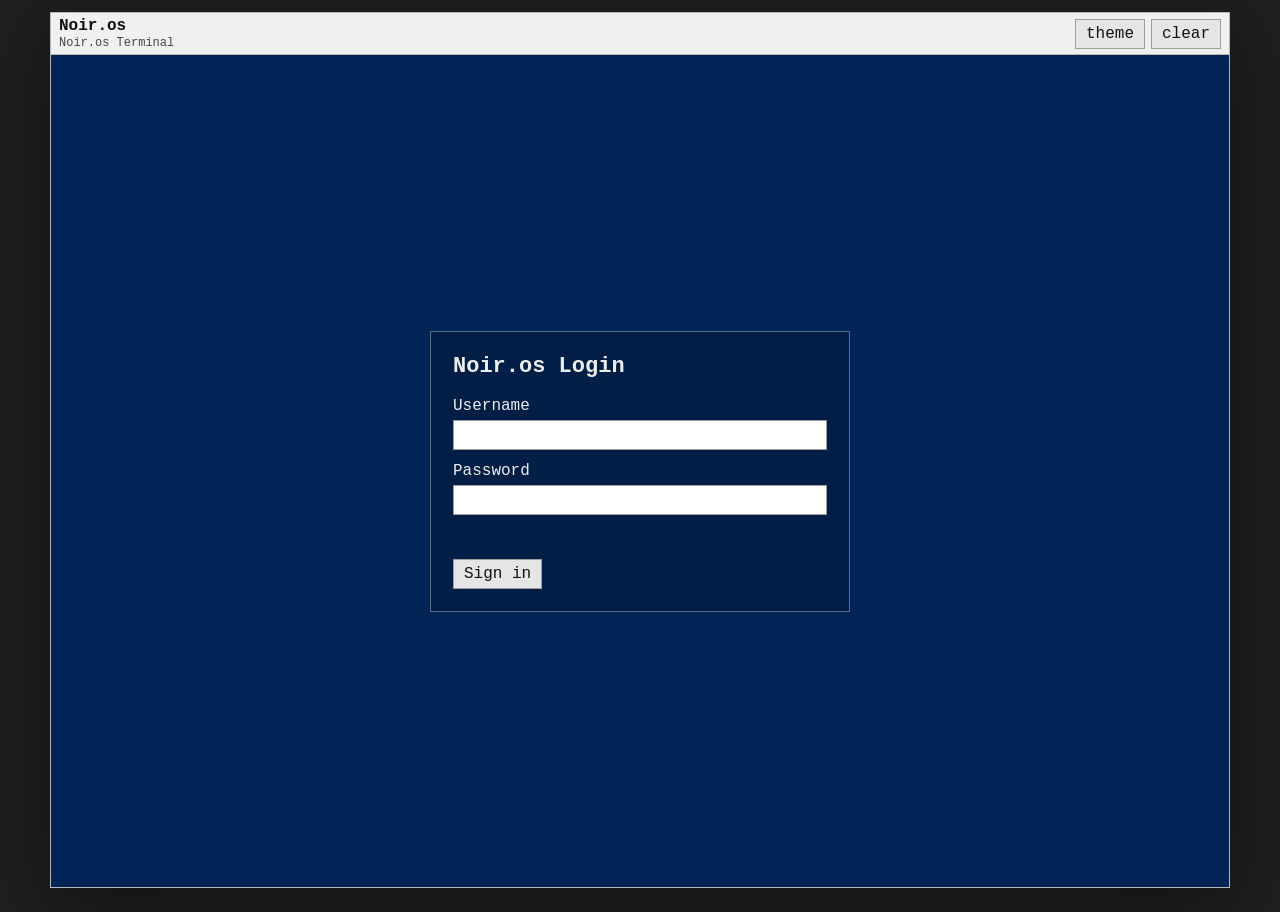
<file: Terminal.html>
<!doctype html>
<html lang="en">
  <head>
    <meta charset="utf-8">
    <meta name="viewport" content="width=device-width, initial-scale=1">
    <title>Noir.os Terminal</title>
    <link rel="stylesheet" href="styles.css">
  </head>
  <body>
    <main class="terminal-shell">
      <header class="topbar">
        <div>
          <strong>Noir.os</strong>
          <span>Noir.os Terminal</span>
        </div>
        <nav>
          <button id="themeButton" type="button">theme</button>
          <button id="clearButton" type="button">clear</button>
        </nav>
      </header>

      <section class="login-panel" id="loginPanel" aria-label="Noir.os login">
        <form class="login-card" id="loginForm" autocomplete="off">
          <h1>Noir.os Login</h1>
          <label>
            Username
            <input id="usernameInput" name="username" spellcheck="false" autofocus>
          </label>
          <label>
            Password
            <input id="passwordInput" name="password" type="password">
          </label>
          <p class="login-error" id="loginError" role="alert"></p>
          <button type="submit">Sign in</button>
        </form>
      </section>

      <section class="terminal is-hidden" id="terminal" aria-label="Terminal Noir.os">
        <div class="output" id="output"></div>
        <form class="prompt-line" id="promptForm" autocomplete="off">
          <span class="prompt" id="prompt">PS Noir:\Users\Noir&gt;</span>
          <input id="commandInput" spellcheck="false">
        </form>
      </section>
    </main>

    <script src="commands.js"></script>
    <script src="terminal.js"></script>
  </body>
</html>
</file>
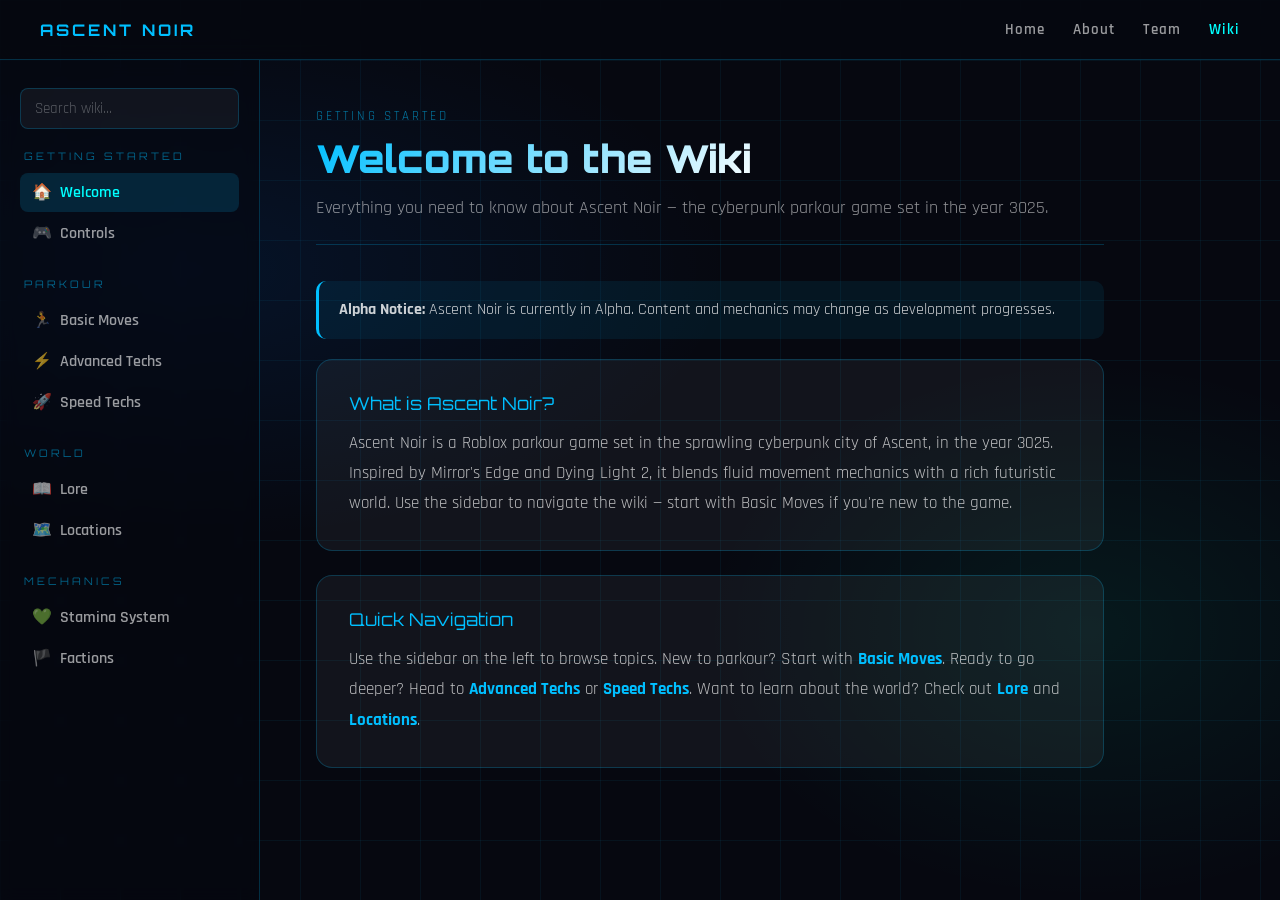
<file: wiki.html>
<!DOCTYPE html>
<html lang="en">
<head>
  <link rel="icon" type="image/x-icon" href="image.png">
  <meta charset="UTF-8">
  <meta name="viewport" content="width=device-width, initial-scale=1.0">
  <title>Ascent Noir — Wiki</title>
  <link rel="preconnect" href="https://fonts.googleapis.com">
  <link rel="preconnect" href="https://fonts.gstatic.com" crossorigin>
  <link href="https://fonts.googleapis.com/css2?family=Orbitron:wght@700;900&family=Rajdhani:wght@400;600&display=swap" rel="stylesheet">
  <style>
    *, *::before, *::after { margin: 0; padding: 0; box-sizing: border-box; }

    :root {
      --blue: #00bfff;
      --cyan: #00ffff;
      --dark: #060810;
      --glass: rgba(255,255,255,0.05);
      --border: rgba(0,191,255,0.22);
      --sidebar-w: 260px;
    }

    html { scroll-behavior: smooth; }

    body {
      font-family: 'Rajdhani', sans-serif;
      background: var(--dark);
      color: #fff;
      overflow-x: hidden;
    }

    .bg-layer {
      position: fixed; inset: 0; z-index: 0;
      background:
        radial-gradient(ellipse 70% 50% at 15% 30%, rgba(0,120,255,0.1) 0%, transparent 60%),
        radial-gradient(ellipse 50% 50% at 85% 70%, rgba(0,255,200,0.07) 0%, transparent 60%),
        var(--dark);
      pointer-events: none;
    }

    .bg-grid {
      position: fixed; inset: 0; z-index: 0;
      background-image:
        linear-gradient(rgba(0,191,255,0.06) 1px, transparent 1px),
        linear-gradient(90deg, rgba(0,191,255,0.06) 1px, transparent 1px);
      background-size: 60px 60px;
      pointer-events: none;
    }

    /* ── NAV ── */
    nav {
      position: fixed; top: 0; left: 0; right: 0;
      z-index: 200;
      display: flex; align-items: center; justify-content: space-between;
      padding: 16px 40px;
      background: rgba(6,8,16,0.9);
      backdrop-filter: blur(12px);
      border-bottom: 1px solid var(--border);
      height: 60px;
    }

    .nav-logo {
      font-family: 'Orbitron', monospace;
      font-size: 1rem; font-weight: 700;
      color: var(--blue); text-decoration: none;
      letter-spacing: 3px;
    }

    .nav-links { display: flex; gap: 28px; list-style: none; }

    .nav-links a {
      color: rgba(255,255,255,0.6);
      text-decoration: none; font-size: 0.95rem; font-weight: 600;
      letter-spacing: 1px; transition: color 0.2s;
    }

    .nav-links a:hover, .nav-links a.active { color: var(--cyan); }

    /* ── LAYOUT ── */
    .wiki-layout {
      position: relative; z-index: 1;
      display: flex;
      min-height: 100vh;
      padding-top: 60px;
    }

    /* ── SIDEBAR ── */
    .sidebar {
      width: var(--sidebar-w);
      flex-shrink: 0;
      position: sticky;
      top: 60px;
      height: calc(100vh - 60px);
      overflow-y: auto;
      padding: 28px 0;
      border-right: 1px solid var(--border);
      background: rgba(6,8,16,0.6);
      backdrop-filter: blur(8px);
    }

    .sidebar::-webkit-scrollbar { width: 4px; }
    .sidebar::-webkit-scrollbar-thumb { background: var(--border); border-radius: 4px; }

    .sidebar-section {
      margin-bottom: 24px;
      padding: 0 20px;
    }

    .sidebar-label {
      font-family: 'Orbitron', monospace;
      font-size: 0.65rem;
      letter-spacing: 3px;
      color: rgba(0,191,255,0.5);
      text-transform: uppercase;
      margin-bottom: 10px;
      padding-left: 4px;
    }

    .sidebar-link {
      display: flex;
      align-items: center;
      gap: 10px;
      padding: 9px 12px;
      border-radius: 8px;
      color: rgba(255,255,255,0.6);
      text-decoration: none;
      font-size: 1rem;
      font-weight: 600;
      transition: background 0.2s, color 0.2s;
      margin-bottom: 2px;
    }

    .sidebar-link:hover { background: rgba(0,191,255,0.08); color: #fff; }
    .sidebar-link.active { background: rgba(0,191,255,0.15); color: var(--cyan); }

    .sidebar-icon { font-size: 1rem; width: 18px; text-align: center; }

    /* ── MAIN CONTENT ── */
    .wiki-main {
      flex: 1;
      min-width: 0;
      padding: 48px 56px;
      max-width: 900px;
    }

    /* ── WIKI PAGE (shown/hidden) ── */
    .wiki-page { display: none; }
    .wiki-page.active { display: block; }

    /* ── PAGE HEADER ── */
    .page-header {
      margin-bottom: 36px;
      padding-bottom: 20px;
      border-bottom: 1px solid var(--border);
    }

    .page-category {
      font-size: 0.8rem;
      letter-spacing: 3px;
      color: rgba(0,191,255,0.6);
      text-transform: uppercase;
      margin-bottom: 10px;
    }

    .page-title {
      font-family: 'Orbitron', monospace;
      font-size: clamp(1.6rem, 4vw, 2.4rem);
      font-weight: 900;
      background: linear-gradient(135deg, var(--blue) 0%, #fff 60%, var(--cyan) 100%);
      -webkit-background-clip: text;
      -webkit-text-fill-color: transparent;
      background-clip: text;
      margin-bottom: 12px;
    }

    .page-desc {
      font-size: 1.1rem;
      color: rgba(255,255,255,0.55);
      line-height: 1.7;
    }

    /* ── ENTRY CARDS (for moves, techs, etc.) ── */
    /* ================================================================
       HOW TO ADD A NEW ENTRY CARD:

       Copy this block inside the relevant <div class="wiki-page">:

       <div class="entry-card">
         <div class="entry-header">
           <div class="entry-icon">🏃</div>
           <div>
             <div class="entry-name">Move Name</div>
             <div class="entry-tags">
               <span class="tag tag-blue">Category</span>
               <span class="tag tag-cyan">Difficulty</span>
             </div>
           </div>
         </div>
         <p class="entry-desc">Description of the move or mechanic.</p>
         <div class="entry-image-wrap">
           <img src="YOUR_IMAGE.png" alt="Move Name" class="entry-image">
         </div>
         <div class="entry-steps">
           <div class="step"><span class="step-num">1</span> First input or tip</div>
           <div class="step"><span class="step-num">2</span> Second input or tip</div>
         </div>
       </div>

       ================================================================ */

    .entry-grid {
      display: grid;
      grid-template-columns: repeat(auto-fill, minmax(320px, 1fr));
      gap: 20px;
      margin-top: 8px;
    }

    .entry-card {
      background: var(--glass);
      border: 1px solid var(--border);
      border-radius: 16px;
      padding: 24px;
      transition: border-color 0.25s, transform 0.25s, box-shadow 0.25s;
    }

    .entry-card:hover {
      border-color: var(--cyan);
      transform: translateY(-4px);
      box-shadow: 0 16px 32px rgba(0,191,255,0.15);
    }

    .entry-header {
      display: flex;
      align-items: flex-start;
      gap: 16px;
      margin-bottom: 14px;
    }

    .entry-icon {
      font-size: 2rem;
      width: 48px; height: 48px;
      background: rgba(0,191,255,0.1);
      border: 1px solid var(--border);
      border-radius: 10px;
      display: flex; align-items: center; justify-content: center;
      flex-shrink: 0;
    }

    .entry-name {
      font-family: 'Orbitron', monospace;
      font-size: 1rem;
      color: var(--blue);
      margin-bottom: 6px;
    }

    .entry-tags { display: flex; flex-wrap: wrap; gap: 6px; }

    .tag {
      font-size: 0.72rem;
      font-weight: 600;
      letter-spacing: 1px;
      padding: 3px 10px;
      border-radius: 20px;
      text-transform: uppercase;
    }

    .tag-blue  { background: rgba(0,191,255,0.15); color: var(--blue); border: 1px solid rgba(0,191,255,0.3); }
    .tag-cyan  { background: rgba(0,255,255,0.1);  color: var(--cyan); border: 1px solid rgba(0,255,255,0.25); }
    .tag-green { background: rgba(0,255,140,0.1);  color: #00ff8c;     border: 1px solid rgba(0,255,140,0.25); }
    .tag-red   { background: rgba(255,80,80,0.1);  color: #ff6060;     border: 1px solid rgba(255,80,80,0.25); }
    .tag-amber { background: rgba(255,180,0,0.1);  color: #ffb800;     border: 1px solid rgba(255,180,0,0.25); }

    .entry-desc {
      font-size: 1rem;
      line-height: 1.7;
      color: rgba(255,255,255,0.7);
      margin-bottom: 14px;
    }

    /* ── ENTRY IMAGE ── */
    /* ================================================================
       To add an image to any entry card, add inside .entry-card:

       <div class="entry-image-wrap">
         <img src="path/to/image.png" alt="Description" class="entry-image">
       </div>

       To show a GIF instead just use a .gif file path.
       ================================================================ */

    .entry-image-wrap {
      margin-bottom: 14px;
      border-radius: 10px;
      overflow: hidden;
      border: 1px solid var(--border);
    }

    .entry-image {
      width: 100%;
      display: block;
      object-fit: cover;
      max-height: 220px;
    }

    /* ── STEPS LIST ── */
    .entry-steps { display: flex; flex-direction: column; gap: 8px; }

    .step {
      display: flex;
      align-items: flex-start;
      gap: 12px;
      font-size: 0.95rem;
      color: rgba(255,255,255,0.7);
      line-height: 1.5;
    }

    .step-num {
      min-width: 24px; height: 24px;
      background: rgba(0,191,255,0.2);
      border: 1px solid var(--border);
      border-radius: 50%;
      display: flex; align-items: center; justify-content: center;
      font-size: 0.75rem;
      font-weight: 700;
      color: var(--blue);
      flex-shrink: 0;
    }

    /* ── INFO BOXES ── */
    /* ================================================================
       Use .info-box for tips, warnings, lore, etc.
       Classes: info-blue (tip), info-amber (warning), info-red (danger)

       <div class="info-box info-blue">
         <strong>Tip:</strong> Your tip text here.
       </div>
       ================================================================ */

    .info-box {
      border-radius: 10px;
      padding: 16px 20px;
      margin: 20px 0;
      font-size: 1rem;
      line-height: 1.6;
      border-left: 3px solid transparent;
    }

    .info-blue  { background: rgba(0,191,255,0.08); border-color: var(--blue);    color: rgba(255,255,255,0.8); }
    .info-amber { background: rgba(255,180,0,0.08); border-color: #ffb800;        color: rgba(255,255,255,0.8); }
    .info-red   { background: rgba(255,80,80,0.08); border-color: #ff6060;        color: rgba(255,255,255,0.8); }

    /* ── LORE BLOCKS ── */
    .lore-block {
      background: var(--glass);
      border: 1px solid var(--border);
      border-radius: 16px;
      padding: 32px;
      margin-bottom: 24px;
    }

    .lore-title {
      font-family: 'Orbitron', monospace;
      font-size: 1.1rem;
      color: var(--blue);
      margin-bottom: 14px;
    }

    .lore-text {
      font-size: 1.05rem;
      line-height: 1.8;
      color: rgba(255,255,255,0.72);
    }

    /* ── FULL-WIDTH SECTION IMAGE ── */
    /* ================================================================
       For a big image at the top of a page or section:

       <img src="YOUR_IMAGE.png" alt="Description" class="section-image">
       ================================================================ */

    .section-image {
      width: 100%;
      border-radius: 16px;
      border: 1px solid var(--border);
      margin-bottom: 28px;
      display: block;
      object-fit: cover;
      max-height: 340px;
    }

    /* ── TABLE ── */
    /* ================================================================
       Use .wiki-table for comparison tables:

       <table class="wiki-table">
         <thead><tr><th>Column 1</th><th>Column 2</th></tr></thead>
         <tbody>
           <tr><td>Value</td><td>Value</td></tr>
         </tbody>
       </table>
       ================================================================ */

    .wiki-table {
      width: 100%;
      border-collapse: collapse;
      font-size: 0.95rem;
      margin: 20px 0;
    }

    .wiki-table th {
      font-family: 'Orbitron', monospace;
      font-size: 0.75rem;
      letter-spacing: 1.5px;
      color: var(--blue);
      padding: 12px 16px;
      text-align: left;
      border-bottom: 1px solid var(--border);
    }

    .wiki-table td {
      padding: 12px 16px;
      color: rgba(255,255,255,0.75);
      border-bottom: 1px solid rgba(0,191,255,0.08);
    }

    .wiki-table tr:hover td { background: rgba(0,191,255,0.04); }

    /* ── SEARCH BAR ── */
    .search-wrap { padding: 0 20px 20px; }

    #wiki-search {
      width: 100%;
      background: rgba(255,255,255,0.05);
      border: 1px solid var(--border);
      border-radius: 8px;
      padding: 10px 14px;
      color: #fff;
      font-family: 'Rajdhani', sans-serif;
      font-size: 0.95rem;
      outline: none;
      transition: border-color 0.2s;
    }

    #wiki-search::placeholder { color: rgba(255,255,255,0.3); }
    #wiki-search:focus { border-color: var(--blue); }

    /* ── MOBILE SIDEBAR TOGGLE ── */
    .sidebar-toggle {
      display: none;
      position: fixed;
      bottom: 24px; right: 24px;
      z-index: 300;
      background: var(--blue);
      color: #000;
      border: none;
      border-radius: 50%;
      width: 48px; height: 48px;
      font-size: 1.2rem;
      cursor: pointer;
      font-weight: 700;
    }

    @media (max-width: 720px) {
      .wiki-layout { display: block; }
      .sidebar {
        position: fixed;
        left: 0; top: 60px; bottom: 0;
        z-index: 150;
        width: 240px;
        transform: translateX(-100%);
        transition: transform 0.3s;
      }
      .sidebar.open { transform: translateX(0); }
      .wiki-main { padding: 32px 20px; }
      .entry-grid { grid-template-columns: 1fr; }
      .sidebar-toggle { display: flex; align-items: center; justify-content: center; }
      nav { padding: 14px 20px; }
      .nav-links { gap: 16px; }
      .nav-links a { font-size: 0.82rem; }
    }
  </style>
</head>
<body>

<div class="bg-layer"></div>
<div class="bg-grid"></div>

<nav>
  <a href="index.html" class="nav-logo">ASCENT NOIR</a>
  <ul class="nav-links">
    <li><a href="index.html">Home</a></li>
    <li><a href="index.html#about">About</a></li>
    <li><a href="index.html#team">Team</a></li>
    <li><a href="wiki.html" class="active">Wiki</a></li>
  </ul>
</nav>

<div class="wiki-layout">

  <!-- ══ SIDEBAR ══ -->
  <aside class="sidebar" id="sidebar">

    <div class="search-wrap">
      <input type="text" id="wiki-search" placeholder="Search wiki..." autocomplete="off">
    </div>

    <!-- ================================================================
         HOW TO ADD A NEW SIDEBAR SECTION:

         <div class="sidebar-section">
           <div class="sidebar-label">Section Title</div>
           <a href="#" class="sidebar-link" data-page="your-page-id">
             <span class="sidebar-icon">🔥</span> Page Name
           </a>
         </div>

         Then create a matching <div class="wiki-page" id="your-page-id">
         in the main content area below.
         ================================================================ -->

    <div class="sidebar-section">
      <div class="sidebar-label">Getting Started</div>
      <a href="#" class="sidebar-link active" data-page="welcome">
        <span class="sidebar-icon">🏠</span> Welcome
      </a>
      <a href="#" class="sidebar-link" data-page="controls">
        <span class="sidebar-icon">🎮</span> Controls
      </a>
    </div>

    <div class="sidebar-section">
      <div class="sidebar-label">Parkour</div>
      <a href="#" class="sidebar-link" data-page="basic-moves">
        <span class="sidebar-icon">🏃</span> Basic Moves
      </a>
      <a href="#" class="sidebar-link" data-page="advanced-techs">
        <span class="sidebar-icon">⚡</span> Advanced Techs
      </a>
      <a href="#" class="sidebar-link" data-page="speed-techs">
        <span class="sidebar-icon">🚀</span> Speed Techs
      </a>
    </div>

    <div class="sidebar-section">
      <div class="sidebar-label">World</div>
      <a href="#" class="sidebar-link" data-page="lore">
        <span class="sidebar-icon">📖</span> Lore
      </a>
      <a href="#" class="sidebar-link" data-page="locations">
        <span class="sidebar-icon">🗺️</span> Locations
      </a>
    </div>

    <div class="sidebar-section">
      <div class="sidebar-label">Mechanics</div>
      <a href="#" class="sidebar-link" data-page="stamina">
        <span class="sidebar-icon">💚</span> Stamina System
      </a>
      <a href="#" class="sidebar-link" data-page="factions">
        <span class="sidebar-icon">🏴</span> Factions
      </a>
    </div>

  </aside>

  <!-- ══ MAIN CONTENT ══ -->
  <main class="wiki-main">

    <!-- ════════════════════════════════════════
         PAGE: WELCOME
         ════════════════════════════════════════ -->
    <div class="wiki-page active" id="page-welcome">
      <div class="page-header">
        <div class="page-category">Getting Started</div>
        <h1 class="page-title">Welcome to the Wiki</h1>
        <p class="page-desc">Everything you need to know about Ascent Noir — the cyberpunk parkour game set in the year 3025.</p>
      </div>

      <!-- Add a banner image here if you have one -->
      <!-- <img src="wiki-banner.png" alt="Ascent Noir" class="section-image"> -->

      <div class="info-box info-blue">
        <strong>Alpha Notice:</strong> Ascent Noir is currently in Alpha. Content and mechanics may change as development progresses.
      </div>

      <div class="lore-block">
        <div class="lore-title">What is Ascent Noir?</div>
        <p class="lore-text">Ascent Noir is a Roblox parkour game set in the sprawling cyberpunk city of Ascent, in the year 3025. Inspired by Mirror's Edge and Dying Light 2, it blends fluid movement mechanics with a rich futuristic world. Use the sidebar to navigate the wiki — start with Basic Moves if you're new to the game.</p>
      </div>

      <div class="lore-block">
        <div class="lore-title">Quick Navigation</div>
        <p class="lore-text">Use the sidebar on the left to browse topics. New to parkour? Start with <strong style="color:var(--blue)">Basic Moves</strong>. Ready to go deeper? Head to <strong style="color:var(--blue)">Advanced Techs</strong> or <strong style="color:var(--blue)">Speed Techs</strong>. Want to learn about the world? Check out <strong style="color:var(--blue)">Lore</strong> and <strong style="color:var(--blue)">Locations</strong>.</p>
      </div>
    </div>

    <!-- ════════════════════════════════════════
         PAGE: CONTROLS
         ════════════════════════════════════════ -->
    <div class="wiki-page" id="page-controls">
      <div class="page-header">
        <div class="page-category">Getting Started</div>
        <h1 class="page-title">Controls</h1>
        <p class="page-desc">Default keybinds and control scheme for Ascent Noir.</p>
      </div>

      <table class="wiki-table">
        <thead>
          <tr>
            <th>Action</th>
            <th>Key / Button</th>
            <th>Notes</th>
          </tr>
        </thead>
        <tbody>
          <tr><td>Move</td><td>W / A / S / D</td><td>Standard movement</td></tr>
          <tr><td>Jump</td><td>Space</td><td>Hold to wall climb</td></tr>
          <tr><td>Sprint</td><td>Shift</td><td>Drains stamina</td></tr>
          <tr><td>Slide / Roll</td><td>C</td><td>Reduces fall damage when timed</td></tr>
          <tr><td>Vault</td><td>F / Auto</td><td>Automatic when approaching ledges</td></tr>
          <tr><td>Wall Run</td><td>Sprint + W toward wall</td><td>—</td></tr>
          <tr><td>Grab Ledge</td><td>Auto on jump</td><td>—</td></tr>
          <tr><td>Camera</td><td>Mouse</td><td>—</td></tr>
        </tbody>
      </table>

      <div class="info-box info-amber">
        <strong>Note:</strong> Controls may be updated during Alpha. Check patch notes for changes.
      </div>
    </div>

    <!-- ════════════════════════════════════════
         PAGE: BASIC MOVES
         ════════════════════════════════════════ -->
    <div class="wiki-page" id="page-basic-moves">
      <div class="page-header">
        <div class="page-category">Parkour</div>
        <h1 class="page-title">Basic Moves</h1>
        <p class="page-desc">The foundational movements every runner needs to master before tackling the skyscrapers of Ascent.</p>
      </div>

      <!-- ════════════════════════════════════
           ADD MORE ENTRY CARDS HERE
           Copy the block below and modify it.
           ════════════════════════════════════ -->
      <div class="entry-grid">

        <div class="entry-card">
          <div class="entry-header">
            <div class="entry-icon">🏃</div>
            <div>
              <div class="entry-name">Sprint</div>
              <div class="entry-tags">
                <span class="tag tag-blue">Movement</span>
                <span class="tag tag-green">Beginner</span>
              </div>
            </div>
          </div>
          <!-- <div class="entry-image-wrap"><img src="sprint.gif" alt="Sprint" class="entry-image"></div> -->
          <p class="entry-desc">The most fundamental form of movement. Sprinting increases your speed and enables most parkour actions. Consumes stamina over time.</p>
          <div class="entry-steps">
            <div class="step"><span class="step-num">1</span> Hold Shift to activate sprint</div>
            <div class="step"><span class="step-num">2</span> Watch your stamina bar — don't let it empty</div>
          </div>
        </div>

        <div class="entry-card">
          <div class="entry-header">
            <div class="entry-icon">🦘</div>
            <div>
              <div class="entry-name">Vault</div>
              <div class="entry-tags">
                <span class="tag tag-blue">Parkour</span>
                <span class="tag tag-green">Beginner</span>
              </div>
            </div>
          </div>
          <!-- <div class="entry-image-wrap"><img src="vault.gif" alt="Vault" class="entry-image"></div> -->
          <p class="entry-desc">Automatically triggered when you approach a low obstacle while sprinting. Allows seamless passage over rails, walls, and ledges without losing speed.</p>
          <div class="entry-steps">
            <div class="step"><span class="step-num">1</span> Sprint toward any low obstacle</div>
            <div class="step"><span class="step-num">2</span> Press F or let the auto-vault trigger</div>
          </div>
        </div>

        <div class="entry-card">
          <div class="entry-header">
            <div class="entry-icon">📐</div>
            <div>
              <div class="entry-name">Wall Run</div>
              <div class="entry-tags">
                <span class="tag tag-blue">Parkour</span>
                <span class="tag tag-cyan">Intermediate</span>
              </div>
            </div>
          </div>
          <!-- <div class="entry-image-wrap"><img src="wallrun.gif" alt="Wall Run" class="entry-image"></div> -->
          <p class="entry-desc">Run horizontally along a vertical surface. Essential for crossing gaps between buildings and reaching elevated platforms.</p>
          <div class="entry-steps">
            <div class="step"><span class="step-num">1</span> Sprint toward a wall at an angle</div>
            <div class="step"><span class="step-num">2</span> Jump just before making contact</div>
            <div class="step"><span class="step-num">3</span> Hold W to keep running along the wall</div>
          </div>
        </div>

        <div class="entry-card">
          <div class="entry-header">
            <div class="entry-icon">🌀</div>
            <div>
              <div class="entry-name">Slide</div>
              <div class="entry-tags">
                <span class="tag tag-blue">Movement</span>
                <span class="tag tag-green">Beginner</span>
              </div>
            </div>
          </div>
          <!-- <div class="entry-image-wrap"><img src="slide.gif" alt="Slide" class="entry-image"></div> -->
          <p class="entry-desc">Instantly drop into a slide while sprinting. Great for passing under obstacles, reducing fall impact, and maintaining momentum on downhill terrain.</p>
          <div class="entry-steps">
            <div class="step"><span class="step-num">1</span> While sprinting, press C</div>
            <div class="step"><span class="step-num">2</span> Release to stand back up</div>
          </div>
        </div>

      </div>
    </div>

    <!-- ════════════════════════════════════════
         PAGE: ADVANCED TECHS
         ════════════════════════════════════════ -->
    <div class="wiki-page" id="page-advanced-techs">
      <div class="page-header">
        <div class="page-category">Parkour</div>
        <h1 class="page-title">Advanced Techs</h1>
        <p class="page-desc">High-skill movement techniques that separate intermediate runners from masters. Practice these in low-stakes areas before attempting them over rooftops.</p>
      </div>

      <div class="info-box info-amber">
        <strong>Warning:</strong> These moves require precise timing. Mistimed inputs can result in falls. Practice on safe surfaces first.
      </div>

      <div class="entry-grid">

        <div class="entry-card">
          <div class="entry-header">
            <div class="entry-icon">🔁</div>
            <div>
              <div class="entry-name">Wall Kick</div>
              <div class="entry-tags">
                <span class="tag tag-cyan">Advanced</span>
                <span class="tag tag-blue">Parkour</span>
              </div>
            </div>
          </div>
          <!-- <div class="entry-image-wrap"><img src="wallkick.gif" alt="Wall Kick" class="entry-image"></div> -->
          <p class="entry-desc">Push off a wall mid-air to redirect momentum or reach greater heights. Can be chained between two walls to scale vertical surfaces.</p>
          <div class="entry-steps">
            <div class="step"><span class="step-num">1</span> Jump toward a wall</div>
            <div class="step"><span class="step-num">2</span> Press Space just as you touch it</div>
            <div class="step"><span class="step-num">3</span> Steer away to redirect your jump</div>
          </div>
        </div>

        <div class="entry-card">
          <div class="entry-header">
            <div class="entry-icon">💨</div>
            <div>
              <div class="entry-name">Slide Jump</div>
              <div class="entry-tags">
                <span class="tag tag-cyan">Advanced</span>
                <span class="tag tag-amber">Speed</span>
              </div>
            </div>
          </div>
          <!-- <div class="entry-image-wrap"><img src="slidejump.gif" alt="Slide Jump" class="entry-image"></div> -->
          <p class="entry-desc">Cancel a slide into a jump at the perfect moment. This preserves and amplifies your momentum, launching you farther than a standard jump from sprint.</p>
          <div class="entry-steps">
            <div class="step"><span class="step-num">1</span> Begin a slide with C while sprinting</div>
            <div class="step"><span class="step-num">2</span> Press Space at the end of the slide animation</div>
            <div class="step"><span class="step-num">3</span> The earlier the jump input, the more speed you carry</div>
          </div>
        </div>

        <div class="entry-card">
          <div class="entry-header">
            <div class="entry-icon">🎯</div>
            <div>
              <div class="entry-name">Precision Jump</div>
              <div class="entry-tags">
                <span class="tag tag-cyan">Advanced</span>
                <span class="tag tag-blue">Parkour</span>
              </div>
            </div>
          </div>
          <!-- <div class="entry-image-wrap"><img src="precision.gif" alt="Precision Jump" class="entry-image"></div> -->
          <p class="entry-desc">A controlled, deliberate jump aimed at landing on a narrow surface. Accuracy over speed. Used for crossing narrow beams and railings.</p>
          <div class="entry-steps">
            <div class="step"><span class="step-num">1</span> Slow down before the jump (don't sprint)</div>
            <div class="step"><span class="step-num">2</span> Jump and aim your camera at the target</div>
            <div class="step"><span class="step-num">3</span> Land crouched to stabilize</div>
          </div>
        </div>

      </div>
    </div>

    <!-- ════════════════════════════════════════
         PAGE: SPEED TECHS
         ════════════════════════════════════════ -->
    <div class="wiki-page" id="page-speed-techs">
      <div class="page-header">
        <div class="page-category">Parkour</div>
        <h1 class="page-title">Speed Techs</h1>
        <p class="page-desc">Optimization techniques used to chain moves together and maintain maximum speed across Ascent.</p>
      </div>

      <div class="entry-grid">

        <div class="entry-card">
          <div class="entry-header">
            <div class="entry-icon">⚡</div>
            <div>
              <div class="entry-name">Momentum Chain</div>
              <div class="entry-tags">
                <span class="tag tag-amber">Speed</span>
                <span class="tag tag-red">Expert</span>
              </div>
            </div>
          </div>
          <!-- <div class="entry-image-wrap"><img src="chain.gif" alt="Momentum Chain" class="entry-image"></div> -->
          <p class="entry-desc">Chain vault → slide jump → wall run in quick succession without stopping. When done correctly, speed builds with each transition rather than resetting.</p>
          <div class="entry-steps">
            <div class="step"><span class="step-num">1</span> Vault over an obstacle</div>
            <div class="step"><span class="step-num">2</span> Immediately slide on landing</div>
            <div class="step"><span class="step-num">3</span> Slide jump into a wall run</div>
            <div class="step"><span class="step-num">4</span> Jump off the wall at peak height</div>
          </div>
        </div>

        <div class="entry-card">
          <div class="entry-header">
            <div class="entry-icon">🏁</div>
            <div>
              <div class="entry-name">Downhill Boost</div>
              <div class="entry-tags">
                <span class="tag tag-amber">Speed</span>
                <span class="tag tag-cyan">Intermediate</span>
              </div>
            </div>
          </div>
          <!-- <div class="entry-image-wrap"><img src="downhill.gif" alt="Downhill Boost" class="entry-image"></div> -->
          <p class="entry-desc">Sliding down an incline builds speed passively. Jump at the bottom to convert that accumulated speed into distance. Essential for making big horizontal gaps.</p>
          <div class="entry-steps">
            <div class="step"><span class="step-num">1</span> Find a sloped surface</div>
            <div class="step"><span class="step-num">2</span> Slide down with C held</div>
            <div class="step"><span class="step-num">3</span> Jump at the base of the slope</div>
          </div>
        </div>

      </div>
    </div>

    <!-- ════════════════════════════════════════
         PAGE: LORE
         ════════════════════════════════════════ -->
    <div class="wiki-page" id="page-lore">
      <div class="page-header">
        <div class="page-category">World</div>
        <h1 class="page-title">Lore</h1>
        <p class="page-desc">The story and history of Ascent — the megacity of the future.</p>
      </div>

      <!-- <img src="lore-banner.png" alt="Ascent City" class="section-image"> -->

      <div class="lore-block">
        <div class="lore-title">The City of Ascent — Year 3025</div>
        <p class="lore-text">Ascent is a sprawling cyberpunk megacity that grew from the ruins of dozens of collapsed nations. Soaring skyscrapers pierce a perpetually smoggy sky, connected by transit lines, bridges, and the invisible threads of a surveillance network. Power is concentrated among a handful of megacorporations, while the lower districts survive on scraps and secrets.</p>
      </div>

      <div class="lore-block">
        <div class="lore-title">The Runners</div>
        <p class="lore-text">In a city locked down by surveillance and corporate enforcers, the Runners are the only ones who move freely. They carry messages, extract data, and navigate the city through routes no drone can follow — over rooftops, through ventilation shafts, across the skeletal frames of unfinished towers. You are one of them.</p>
      </div>

      <div class="info-box info-blue">
        <strong>More lore coming:</strong> This section will expand as the game's story unfolds in future updates.
      </div>
    </div>

    <!-- ════════════════════════════════════════
         PAGE: LOCATIONS
         ════════════════════════════════════════ -->
    <div class="wiki-page" id="page-locations">
      <div class="page-header">
        <div class="page-category">World</div>
        <h1 class="page-title">Locations</h1>
        <p class="page-desc">Key districts and landmarks within the city of Ascent.</p>
      </div>

      <div class="entry-grid">

        <div class="entry-card">
          <div class="entry-header">
            <div class="entry-icon">🏙️</div>
            <div>
              <div class="entry-name">The Spire District</div>
              <div class="entry-tags">
                <span class="tag tag-blue">Location</span>
                <span class="tag tag-cyan">Upper City</span>
              </div>
            </div>
          </div>
          <!-- <div class="entry-image-wrap"><img src="spire.png" alt="Spire District" class="entry-image"></div> -->
          <p class="entry-desc">The gleaming corporate heart of Ascent. Towering megastructures house the headquarters of the city's most powerful organizations. Access is restricted — or was.</p>
        </div>

        <div class="entry-card">
          <div class="entry-header">
            <div class="entry-icon">🌆</div>
            <div>
              <div class="entry-name">The Underbelly</div>
              <div class="entry-tags">
                <span class="tag tag-blue">Location</span>
                <span class="tag tag-red">Lower City</span>
              </div>
            </div>
          </div>
          <!-- <div class="entry-image-wrap"><img src="underbelly.png" alt="Underbelly" class="entry-image"></div> -->
          <p class="entry-desc">The dense, chaotic lower districts beneath the elevated highways. Tight alleys, market stalls, and the constant hum of black-market tech. Runner territory.</p>
        </div>

      </div>
    </div>

    <!-- ════════════════════════════════════════
         PAGE: STAMINA SYSTEM
         ════════════════════════════════════════ -->
    <div class="wiki-page" id="page-stamina">
      <div class="page-header">
        <div class="page-category">Mechanics</div>
        <h1 class="page-title">Stamina System</h1>
        <p class="page-desc">How stamina works and how to manage it effectively during long runs.</p>
      </div>

      <div class="lore-block">
        <div class="lore-title">Overview</div>
        <p class="lore-text">Stamina is the resource that powers your movement. Sprinting, wall running, climbing, and certain special moves consume stamina. When it runs out, you slow to a walk until it regenerates. Managing stamina is the difference between a smooth run and getting caught on a rooftop with nowhere to go.</p>
      </div>

      <table class="wiki-table">
        <thead>
          <tr><th>Action</th><th>Stamina Cost</th><th>Notes</th></tr>
        </thead>
        <tbody>
          <tr><td>Sprinting</td><td>Low / sec</td><td>Constant drain while held</td></tr>
          <tr><td>Wall Run</td><td>Medium / sec</td><td>Higher drain than flat sprint</td></tr>
          <tr><td>Climb / Ledge Hang</td><td>High / sec</td><td>Drain while hanging</td></tr>
          <tr><td>Jump</td><td>Very Low</td><td>Single flat cost</td></tr>
          <tr><td>Slide</td><td>None</td><td>Free action</td></tr>
        </tbody>
      </table>

      <div class="info-box info-blue">
        <strong>Tip:</strong> Slides cost zero stamina. Incorporate slides into your routes to give your stamina bar brief moments to recover without stopping.
      </div>
    </div>

    <!-- ════════════════════════════════════════
         PAGE: FACTIONS
         ════════════════════════════════════════ -->
    <div class="wiki-page" id="page-factions">
      <div class="page-header">
        <div class="page-category">Mechanics</div>
        <h1 class="page-title">Factions</h1>
        <p class="page-desc">The major powers competing for control of Ascent.</p>
      </div>

      <div class="info-box info-amber">
        <strong>Coming Soon:</strong> Faction mechanics are still in development and will be detailed as the game expands.
      </div>

      <div class="lore-block">
        <div class="lore-title">Known Factions</div>
        <p class="lore-text">Details on Ascent's factions will be added here as they are revealed in-game. Check back after major story updates.</p>
      </div>
    </div>

    <!-- ════════════════════════════════════════
         ↑ ADD NEW PAGES ABOVE THIS COMMENT ↑

         Template for a new page:

         <div class="wiki-page" id="page-YOUR-ID">
           <div class="page-header">
             <div class="page-category">Category Name</div>
             <h1 class="page-title">Page Title</h1>
             <p class="page-desc">Short description.</p>
           </div>

           Add content here using:
           - .lore-block for text sections
           - .entry-grid + .entry-card for cards
           - .wiki-table for tables
           - .info-box for tips/warnings
           - .section-image for big images
         </div>

         Then add to the sidebar:
         <a href="#" class="sidebar-link" data-page="YOUR-ID">
           <span class="sidebar-icon">🔥</span> Page Name
         </a>
         ════════════════════════════════════════ -->

  </main>
</div>

<button class="sidebar-toggle" id="sidebarToggle" aria-label="Toggle menu">☰</button>

<script>
  const links = document.querySelectorAll('.sidebar-link[data-page]');
  const pages = document.querySelectorAll('.wiki-page');
  const sidebar = document.getElementById('sidebar');
  const toggleBtn = document.getElementById('sidebarToggle');

  function showPage(id) {
    links.forEach(l => l.classList.remove('active'));
    pages.forEach(p => p.classList.remove('active'));

    const link = document.querySelector(`.sidebar-link[data-page="${id}"]`);
    const page = document.getElementById(`page-${id}`);

    if (link) link.classList.add('active');
    if (page) page.classList.add('active');

    // Close sidebar on mobile after navigation
    if (window.innerWidth <= 720) sidebar.classList.remove('open');

    // Scroll main to top
    document.querySelector('.wiki-main').scrollTo({ top: 0 });
    window.scrollTo({ top: 0, behavior: 'smooth' });
  }

  links.forEach(link => {
    link.addEventListener('click', e => {
      e.preventDefault();
      showPage(link.dataset.page);
    });
  });

  toggleBtn.addEventListener('click', () => {
    sidebar.classList.toggle('open');
  });

  // Close sidebar when clicking outside on mobile
  document.addEventListener('click', e => {
    if (window.innerWidth <= 720 && !sidebar.contains(e.target) && e.target !== toggleBtn) {
      sidebar.classList.remove('open');
    }
  });

  // Search: filter sidebar links
  const searchInput = document.getElementById('wiki-search');
  searchInput.addEventListener('input', () => {
    const q = searchInput.value.toLowerCase();
    links.forEach(link => {
      const text = link.textContent.toLowerCase();
      link.style.display = text.includes(q) ? '' : 'none';
    });
    // Show/hide section labels
    document.querySelectorAll('.sidebar-section').forEach(section => {
      const visible = [...section.querySelectorAll('.sidebar-link')].some(l => l.style.display !== 'none');
      section.style.display = visible ? '' : 'none';
    });
  });
</script>
</body>
</html>
</file>
<file: styles.css>
:root {
  --panel: #012456;
  --panel-strong: #012456;
  --chrome: #f0f0f0;
  --chrome-text: #111111;
  --text: #eeeeee;
  --muted: #c7d7f2;
  --danger: #ff7777;
  --ok: #7cff9b;
  --border: #b7b7b7;
}

* {
  box-sizing: border-box;
}

body {
  margin: 0;
  min-height: 100vh;
  color: var(--text);
  font-family: Consolas, "Cascadia Code", "Courier New", monospace;
  background: #1f1f1f;
}

button,
input {
  font: inherit;
}

button {
  color: var(--chrome-text);
  background: #e5e5e5;
  border: 1px solid #9d9d9d;
  border-radius: 0;
  padding: 5px 10px;
  cursor: pointer;
}

.terminal-shell {
  display: grid;
  grid-template-rows: auto 1fr;
  width: min(1180px, calc(100vw - 24px));
  height: calc(100vh - 24px);
  margin: 12px auto;
  border: 1px solid var(--border);
  box-shadow: 0 18px 70px rgba(0, 0, 0, 0.42);
}

.topbar {
  display: flex;
  justify-content: space-between;
  align-items: center;
  gap: 14px;
  min-height: 34px;
  padding: 4px 8px;
  color: var(--chrome-text);
  background: var(--chrome);
  border-bottom: 1px solid var(--border);
}

.topbar div {
  display: grid;
  gap: 1px;
}

.topbar span {
  color: #444444;
  font-size: 12px;
}

.topbar nav {
  display: flex;
  gap: 6px;
}

.terminal,
.login-panel {
  display: grid;
  min-height: 0;
  padding: 8px;
  background: var(--panel);
}

.terminal {
  grid-template-rows: 1fr auto;
}

.login-panel {
  place-items: center;
}

.is-hidden {
  display: none;
}

.login-card {
  display: grid;
  gap: 12px;
  width: min(420px, calc(100vw - 48px));
  padding: 22px;
  color: var(--text);
  background: rgba(0, 0, 0, 0.18);
  border: 1px solid rgba(255, 255, 255, 0.35);
}

.login-card h1 {
  margin: 0 0 6px;
  font-size: 22px;
  font-weight: 600;
}

.login-card label {
  display: grid;
  gap: 5px;
}

.login-card input {
  min-height: 30px;
  padding: 4px 7px;
  color: #111111;
  background: #ffffff;
  border: 1px solid #9d9d9d;
}

.login-card button {
  justify-self: start;
}

.login-error {
  min-height: 20px;
  margin: 0;
  color: var(--danger);
}

.output {
  min-height: 0;
  overflow: auto;
  padding-right: 8px;
  white-space: pre-wrap;
  word-break: break-word;
  line-height: 1.42;
}

.line {
  margin: 0 0 2px;
}

.line.command {
  color: var(--text);
}

.line.error {
  color: var(--danger);
}

.line.ok {
  color: var(--ok);
}

.line.muted {
  color: var(--muted);
}

.prompt-line {
  display: grid;
  grid-template-columns: auto 1fr;
  align-items: center;
  gap: 8px;
  margin-top: 4px;
  padding: 0;
  background: var(--panel-strong);
}

.prompt {
  color: var(--text);
  white-space: nowrap;
}

input {
  min-width: 0;
  color: var(--text);
  background: transparent;
  border: 0;
  outline: 0;
}

.terminal-image {
  margin: 8px 0;
}

.terminal-image img {
  display: block;
  max-width: min(420px, 100%);
  max-height: 260px;
  border: 1px solid rgba(255, 255, 255, 0.45);
  background: #ffffff;
  object-fit: contain;
}

.terminal-image.image-fallback {
  display: grid;
  gap: 8px;
  max-width: min(620px, 100%);
  padding: 8px;
  border: 1px solid rgba(255, 255, 255, 0.45);
}

.terminal-image iframe {
  width: 100%;
  height: 260px;
  background: #ffffff;
  border: 1px solid rgba(255, 255, 255, 0.35);
}

.terminal-image a,
.link-line a {
  color: #ffff00;
}

.light .terminal-image a,
.light .link-line a {
  color: #005cc5;
}

.light {
  --panel: #ffffff;
  --panel-strong: #ffffff;
  --chrome: #f0f0f0;
  --chrome-text: #111111;
  --text: #111111;
  --muted: #555555;
  --border: #a9a9a9;
  background: #dadada;
}

@media (max-width: 760px) {
  .terminal-shell {
    width: calc(100vw - 8px);
    height: calc(100vh - 8px);
    margin: 4px auto;
  }

  .topbar {
    align-items: stretch;
    flex-direction: column;
  }

  .topbar nav {
    width: 100%;
  }

  .topbar button {
    flex: 1;
  }

  .prompt-line {
    grid-template-columns: 1fr;
  }

  .prompt {
    white-space: normal;
  }
}
</file>
